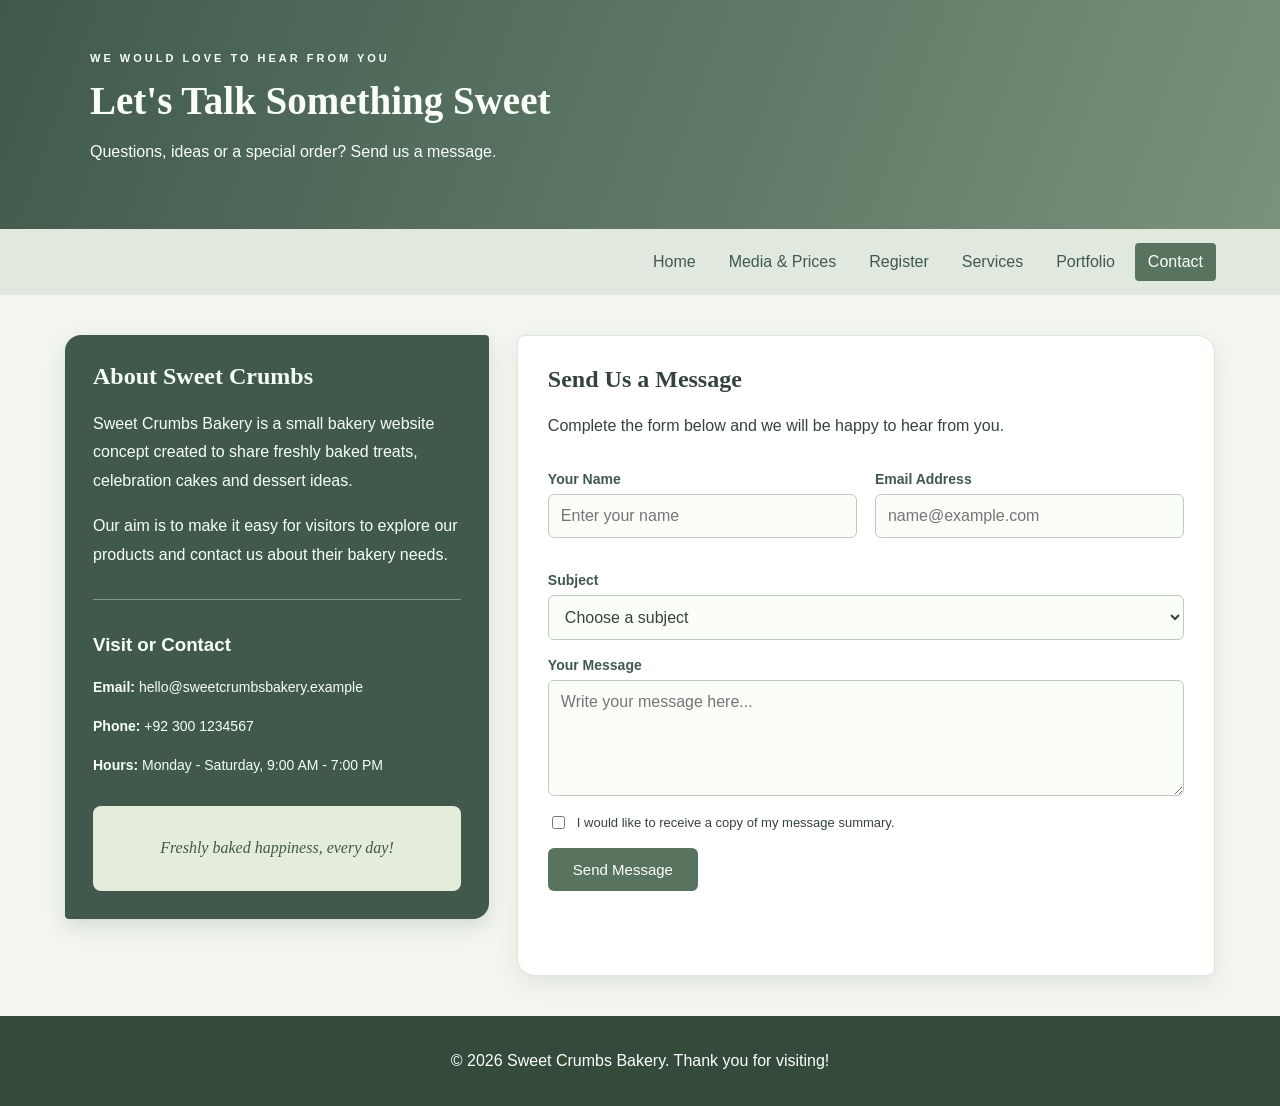
<file: contact.html>
<!DOCTYPE html>
<html lang="en">
<head>
<meta charset="UTF-8">
<meta name="viewport" content="width=device-width, initial-scale=1.0">
<title>Contact Us | Sweet Crumbs Bakery</title>
<link rel="stylesheet" href="contact.css">
<script src="contact.js" defer></script>
</head>
<body>
    <header class="contact-header">
        <div class="header-content">
            <span class="header-label">WE WOULD LOVE TO HEAR FROM YOU</span>
            <h1>Let's Talk Something Sweet</h1>
            <p>Questions, ideas or a special order? Send us a message.</p>
        </div>
    </header>
    <nav class="contact-nav" aria-label="Main navigation">
        <a href="index.html">Home</a>
        <a href="media.html">Media &amp; Prices</a>
        <a href="register.html">Register</a>
        <a href="services.html">Services</a>
        <a href="portfolio.html">Portfolio</a>
        <a href="contact.html" class="active">Contact</a>
    </nav>
    <main class="contact-layout">
        <section class="about-panel">
            <h2>About Sweet Crumbs</h2>
            <p>Sweet Crumbs Bakery is a small bakery website concept created to share freshly baked treats, celebration cakes and dessert ideas.</p>
            <p>Our aim is to make it easy for visitors to explore our products and contact us about their bakery needs.</p>
            <div class="contact-detail">
                <h3>Visit or Contact</h3>
                <p><strong>Email:</strong> hello@sweetcrumbsbakery.example</p>
                <p><strong>Phone:</strong> +92 300 1234567</p>
                <p><strong>Hours:</strong> Monday - Saturday, 9:00 AM - 7:00 PM</p>
            </div>
            <div class="about-message"><p>Freshly baked happiness, every day!</p></div>
        </section>
        <section class="form-panel">
            <h2>Send Us a Message</h2>
            <p>Complete the form below and we will be happy to hear from you.</p>
            <form id="contactForm">
                <div class="form-row">
                    <div class="form-group">
                        <label for="visitorName">Your Name</label>
                        <input type="text" id="visitorName" name="visitorName" placeholder="Enter your name" required>
                    </div>
                    <div class="form-group">
                        <label for="visitorEmail">Email Address</label>
                        <input type="email" id="visitorEmail" name="visitorEmail" placeholder="name@example.com" required>
                    </div>
                </div>
                <div class="form-group">
                    <label for="subject">Subject</label>
                    <select id="subject" name="subject" required>
                        <option value="">Choose a subject</option>
                        <option value="cake">Custom cake enquiry</option>
                        <option value="dessert">Dessert or brownie enquiry</option>
                        <option value="order">Order information</option>
                        <option value="other">Other question</option>
                    </select>
                </div>
                <div class="form-group">
                    <label for="message">Your Message</label>
                    <textarea id="message" name="message" rows="5" placeholder="Write your message here..." required></textarea>
                </div>
                <label class="check-row">
                    <input type="checkbox" id="copyCheck"> I would like to receive a copy of my message summary.</label>
                    <button type="submit">Send Message</button>
                    <p id="formFeedback" class="form-feedback" aria-live="polite"></p>
                    <div id="messageSummary" class="message-summary" hidden></div>
            </form>
        </section>
    </main>
    <footer class="contact-footer">
        <p>&copy; 2026 Sweet Crumbs Bakery. Thank you for visiting!</p>
    </footer>
</body>
</html>
</file>
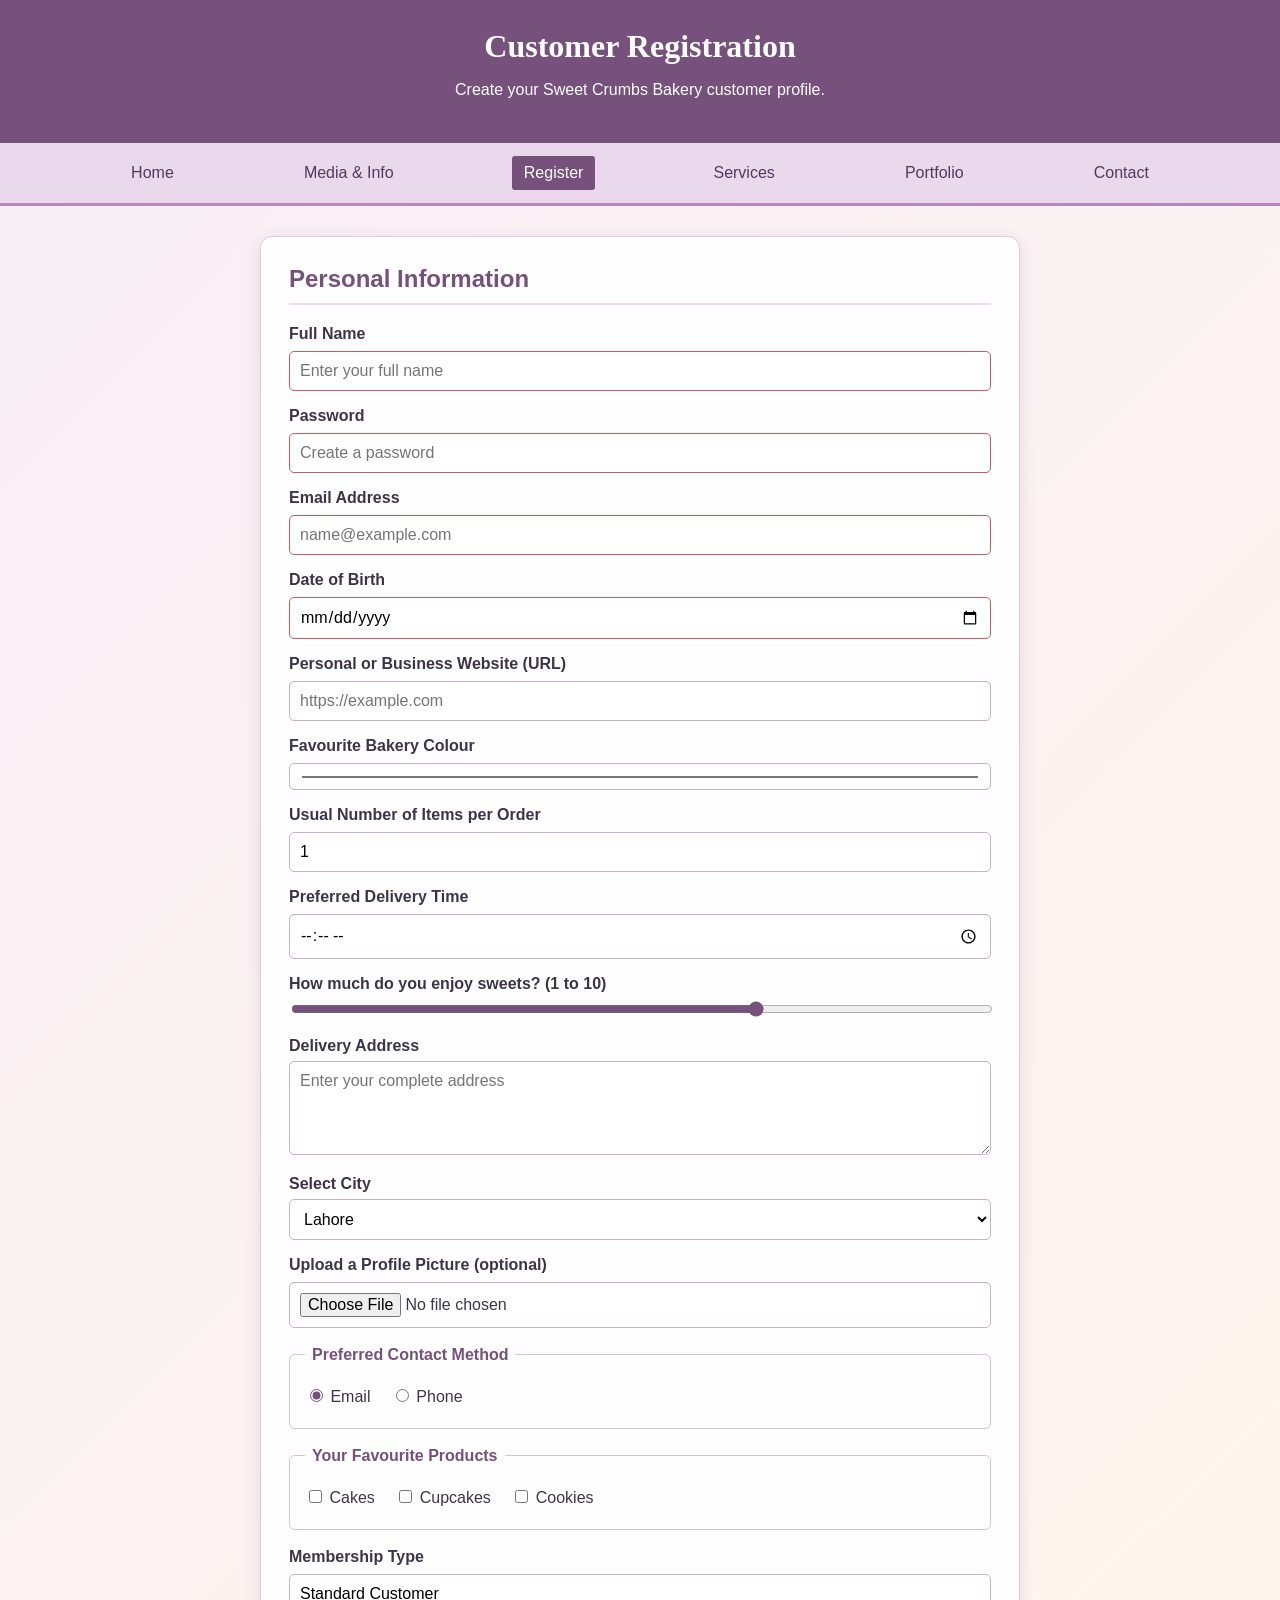
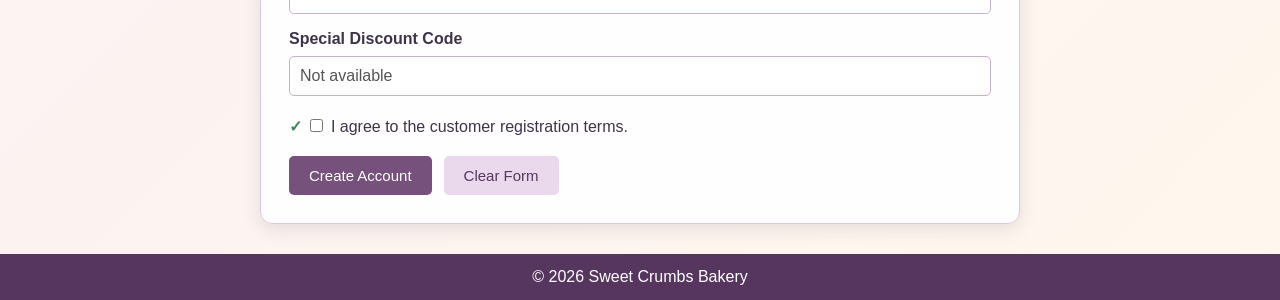
<file: register.html>
<!DOCTYPE html>
<html lang="en">
    <head>
        <meta charset="UTF-8"><meta name="viewport" content="width=device-width, initial-scale=1.0">
        <title>Sweet Crumbs | Register</title>
        <link rel="stylesheet" href="register.css">
    </head>
<body>
    <header class="register-header">
        <h1>Customer Registration</h1>
        <p>Create your Sweet Crumbs Bakery customer profile.</p>
    </header>
<nav class="register-nav">
    <a href="index.html">Home</a>
    <a href="media.html">Media &amp; Info</a>
    <a class="selected" href="register.html">Register</a>
    <a href="services.html">Services</a>
    <a href="portfolio.html">Portfolio</a>
    <a href="contact.html">Contact</a>
</nav>
<main class="form-area">
    <form class="registration-form" action="#" method="get">
        <h2>Personal Information</h2>
        <div class="form-group">
            <label for="fullname">Full Name</label>
            <input type="text" id="fullname" name="fullname" placeholder="Enter your full name" required minlength="3" maxlength="40">
        </div>
        <div class="form-group">
            <label for="password">Password</label>
            <input type="password" id="password" name="password" placeholder="Create a password" required minlength="8" maxlength="20">
        </div>
        <div class="form-group">
            <label for="email">Email Address</label>
            <input type="email" id="email" name="email" placeholder="name@example.com" required>
        </div>
        <div class="form-group">
            <label for="birthdate">Date of Birth</label>
            <input type="date" id="birthdate" name="birthdate" required>
        </div>
        <div class="form-group">
            <label for="website">Personal or Business Website (URL)</label>
            <input type="url" id="website" name="website" placeholder="https://example.com">
        </div>
        <div class="form-group">
            <label for="favourite">Favourite Bakery Colour</label>
            <input type="color" id="favourite" name="favourite" value="#8b4e2f">
        </div>
        <div class="form-group">
            <label for="quantity">Usual Number of Items per Order</label>
            <input type="number" id="quantity" name="quantity" min="1" max="30" value="1">
        </div>
        <div class="form-group">
            <label for="delivery-time">Preferred Delivery Time</label>
            <input type="time" id="delivery-time" name="delivery-time">
        </div>
        <div class="form-group">
            <label for="sweetness">How much do you enjoy sweets? (1 to 10)</label>
            <input type="range" id="sweetness" name="sweetness" min="1" max="10" value="7">
        </div>
        <div class="form-group">
            <label for="address">Delivery Address</label>
            <textarea id="address" name="address" rows="4" placeholder="Enter your complete address" required></textarea>
        </div>
        <div class="form-group">
            <label for="city">Select City</label>
            <select id="city" name="city" required>
                <option value="">-- Select your city --</option>
                <option value="lahore" selected>Lahore</option>
                <option value="islamabad">Islamabad</option>
                <option value="karachi">Karachi</option>
                <option value="other">Other</option>
            </select>
        </div>
        <div class="form-group">
            <label for="photo">Upload a Profile Picture (optional)</label>
            <input type="file" id="photo" name="photo" accept="image/*">
        </div>
        <fieldset>
            <legend>Preferred Contact Method</legend>
            <label class="choice"><input type="radio" name="contact" value="email" checked> Email</label>
            <label class="choice"><input type="radio" name="contact" value="phone"> Phone</label>
            </fieldset>
        <fieldset>
            <legend>Your Favourite Products</legend>
            <label class="choice"><input type="checkbox" name="products" value="cakes"> Cakes</label>
            <label class="choice"><input type="checkbox" name="products" value="cupcakes"> Cupcakes</label>
            <label class="choice"><input type="checkbox" name="products" value="cookies"> Cookies</label></fieldset>
        <div class="form-group">
            <label for="membership">Membership Type</label>
            <input type="text" id="membership" name="membership" value="Standard Customer" readonly>
        </div>
        <div class="form-group">
            <label for="discount">Special Discount Code</label>
            <input type="text" id="discount" name="discount" value="Not available" disabled>
        </div>
        <label class="terms"><input type="checkbox" name="terms" required> I agree to the customer registration terms.</label>
        <div class="form-buttons">
            <button type="submit">Create Account</button>
            <button type="reset" class="reset-button">Clear Form</button>
        </div>
    </form>
</main>
<footer class="register-footer">© 2026 Sweet Crumbs Bakery</footer>
</body>
</html>
</file>
<file: contact.css>
/* CONTACT PAGE - RESPONSIVE TWO COLUMN DESIGN */
* { 
    box-sizing: border-box;
 }
body { 
    margin: 0;
    color: #34433c;
    background: #f3f6f0; 
    font-family: Arial, Helvetica, sans-serif; 
}
.contact-header { padding: 48px 6%; 
    color: #f9fff8; 
    background: linear-gradient(110deg, #40594c, #78927b); 
}
.header-content { max-width: 1100px; 
    margin: auto; 
}
.header-label { font-size: 11px; 
    letter-spacing: 3px; 
    font-weight: bold; 
}
.contact-header h1 { margin: 12px 0; 
    font-family: Georgia, serif; 
    font-size: 39px; }
.contact-header p { line-height: 1.6; }
.contact-nav { display: flex; 
    justify-content: flex-end; 
    flex-wrap: wrap; 
    gap: 7px; 
    padding: 14px 5%; 
    background: #e1e9df; 
}
.contact-nav a { padding: 10px 13px; 
    color: #40594c; 
    text-decoration: none; 
    border-radius: 4px; 
    transition: background .3s, color .3s; 
}
.contact-nav a:hover, .contact-nav a.active { color: white; 
    background: #58745f; 
}
.contact-layout { display: grid; 
    grid-template-columns: .85fr 1.4fr; 
    align-items: start; 
    gap: 28px; 
    width: 90%; 
    max-width: 1150px; 
    margin: 40px auto; 
}
.about-panel { padding: 28px; 
    color: #f7fff5; 
    background: #40594c; 
    border-radius: 16px 4px 16px 4px; 
    box-shadow: 0 8px 20px rgba(40,65,48,.15); 
}
.about-panel h2, .form-panel h2 { margin-top: 0; 
    font-family: Georgia, serif; 
}
.about-panel p { line-height: 1.8; }
.contact-detail { margin-top: 30px; 
    padding-top: 15px; 
    border-top: 1px solid rgba(255,255,255,.35); 
}
.contact-detail p { overflow-wrap: anywhere; 
    font-size: 14px; 
}
.about-message { margin-top: 28px; 
    padding: 12px; 
    color: #40594c; 
    background: #e4eddc; 
    border-radius: 8px; 
    text-align: center; 
    font-family: Georgia, serif; 
    font-style: italic; 
}
.form-panel { padding: 30px; 
    background: white; 
    border: 1px solid #dce6d9; 
    border-radius: 8px 18px 8px 18px; 
    box-shadow: 0 8px 22px rgba(40,65,48,.09); 
}
.form-panel > p { line-height: 1.6; }
.form-row { display: flex; 
    gap: 18px; 
}
.form-group { display: flex; 
    flex: 1; 
    flex-direction: column; 
    margin: 17px 0; }
.form-group label { margin-bottom: 7px; 
    color: #40594c; 
    font-weight: bold; 
    font-size: 14px; }
.form-group input, .form-group select, .form-group textarea { 
    width: 100%; 
    padding: 12px; 
    color: #34433c; 
    background: #fbfdf9; 
    border: 1px solid #bdcdbb; 
    border-radius: 6px; 
    font: inherit; 
}
.form-group input:focus, .form-group select:focus, .form-group textarea:focus { 
    outline: 2px solid #91aa8f; 
    border-color: #58745f; 
}
.form-group textarea { resize: vertical; }
.check-row { display: flex; 
    align-items: flex-start; 
    gap: 9px; 
    margin: 15px 0; 
    font-size: 13px; 
    line-height: 1.5; 
}
.check-row input { margin-top: 3px; 
    accent-color: #58745f; 
}
button { padding: 13px 25px; 
    color: white; 
    background: #58745f; 
    border: 0; 
    border-radius: 6px; 
    font-size: 15px; 
    cursor: pointer; 
    transition: background .3s, transform .3s; 
}
button:hover { background: #344b3b; 
    transform: translateY(-2px); 
}
.form-feedback { min-height: 22px; 
    color: #40594c; 
    font-weight: bold; 
}
.message-summary { margin-top: 12px; 
    padding: 15px; 
    background: #eaf1e6; 
    border-left: 4px solid #58745f; 
    border-radius: 5px; 
    overflow-wrap: anywhere; 
}
.contact-footer { padding: 20px; 
    color: white; 
    background: #344b3b; 
    text-align: center; 
}
/* Tablet breakpoint */
@media (max-width: 850px) { 
    .contact-layout { grid-template-columns: 1fr; } 
    .contact-nav { justify-content: center; } }
/* Mobile breakpoint */
@media (max-width: 550px) { 
    .contact-header { padding: 35px 6%; } 
    .contact-header h1 { font-size: 29px; } 
    .contact-nav a { padding: 8px; font-size: 13px; } 
    .contact-layout { width: 93%; margin: 25px auto; } 
    .form-panel, .about-panel { padding: 21px; } 
    .form-row { flex-direction: column; gap: 0; } }
</file>
<file: register.css>
/* REGISTER PAGE CSS */
* { box-sizing: border-box; }
body { margin: 0;
    font-family: 'Trebuchet MS', 
    Arial, sans-serif; 
    color: #3e3447; 
    background: linear-gradient(135deg,#f8eef7,#fff7ed); }
.register-header { padding: 28px 15px; 
    text-align: center; 
    color: white; 
    background: #75517b; }
.register-header h1 { margin: 0; 
    font-family: Georgia,serif; }
.register-nav { display: flex; 
    justify-content: space-evenly; 
    flex-wrap: wrap; 
    padding: 13px; 
    background: #ead9ed; 
    border-bottom: 3px solid #b58abb; }
.register-nav a { padding: 8px 12px; 
    color: #56365e; 
    text-decoration: none; 
    border-radius: 3px; }
.register-nav a:hover, .register-nav a.selected { 
    color: white; 
    background: #75517b; }
.form-area { padding: 30px 15px; }
.registration-form { max-width: 760px; 
    margin: 0 auto; 
    padding: 28px; 
    background: rgba(255,255,255,.94); 
    border: 1px solid #ddc8e0; 
    border-radius: 12px; 
    box-shadow: 0 5px 18px rgba(69,40,74,.12); }
.registration-form h2 { margin-top: 0; 
    color: #75517b; 
    border-bottom: 2px solid #ead9ed; 
    padding-bottom: 10px; }
.form-group { margin: 16px 0; }
.form-group label { display: block; 
    margin-bottom: 6px; 
    font-weight: bold; }
/* Attribute selectors target specific input types */
input[type="text"], input[type="password"], input[type="email"], input[type="date"], input[type="url"], input[type="number"], 
input[type="time"], input[type="color"], input[type="file"], select, textarea { 
    width: 100%; 
    padding: 10px; 
    border: 1px solid #c7b2ca; 
    border-radius: 5px; 
    font: inherit; 
    background: white; }
input[type="range"] { 
    width: 100%; 
    accent-color: #75517b; }
/* Pseudo-class selectors */
input:focus, select:focus, textarea:focus { 
    outline: 2px solid #b58abb; 
    border-color: #75517b; }
input:required:valid, textarea:required:valid { border-left: 4px solid #43845b; }
input:invalid { border-color: #c45c62; }
/* Combinators */
label + input { margin-top: 2px; }
fieldset { 
    margin: 18px 0; 
    padding: 15px; 
    border: 1px solid #d7c2da; 
    border-radius: 6px; }
legend { 
    padding: 0 7px; 
    color: #75517b; 
    font-weight: bold; }
.choice { 
    display: inline-block; 
    margin: 7px 16px 7px 0; }
.choice > input { accent-color: #75517b; }
.terms { display: block; 
    margin: 20px 0; }
.terms::before { content: '✓ '; 
    color: #43845b; font-weight: bold; }
.form-buttons { display: flex; 
    gap: 12px; 
    flex-wrap: wrap; }
button { padding: 11px 20px; 
    color: white; 
    background: #75517b; 
    border: 0; 
    border-radius: 5px; 
    font-size: 15px; 
    cursor: pointer; }
button:hover { background: #56365e; }
.reset-button { color: #56365e; 
    background: #ead9ed; }
.reset-button:hover { color: white; 
    background: #9b7aa1; }
.register-footer { padding: 14px; 
    text-align: center; 
    color: white; 
    background: #56365e; }
@media (max-width: 600px) { 
    .registration-form { padding: 18px; } 
    .register-nav { justify-content: center; gap: 5px; } 
    .register-nav a { font-size: 13px; } }
</file>
